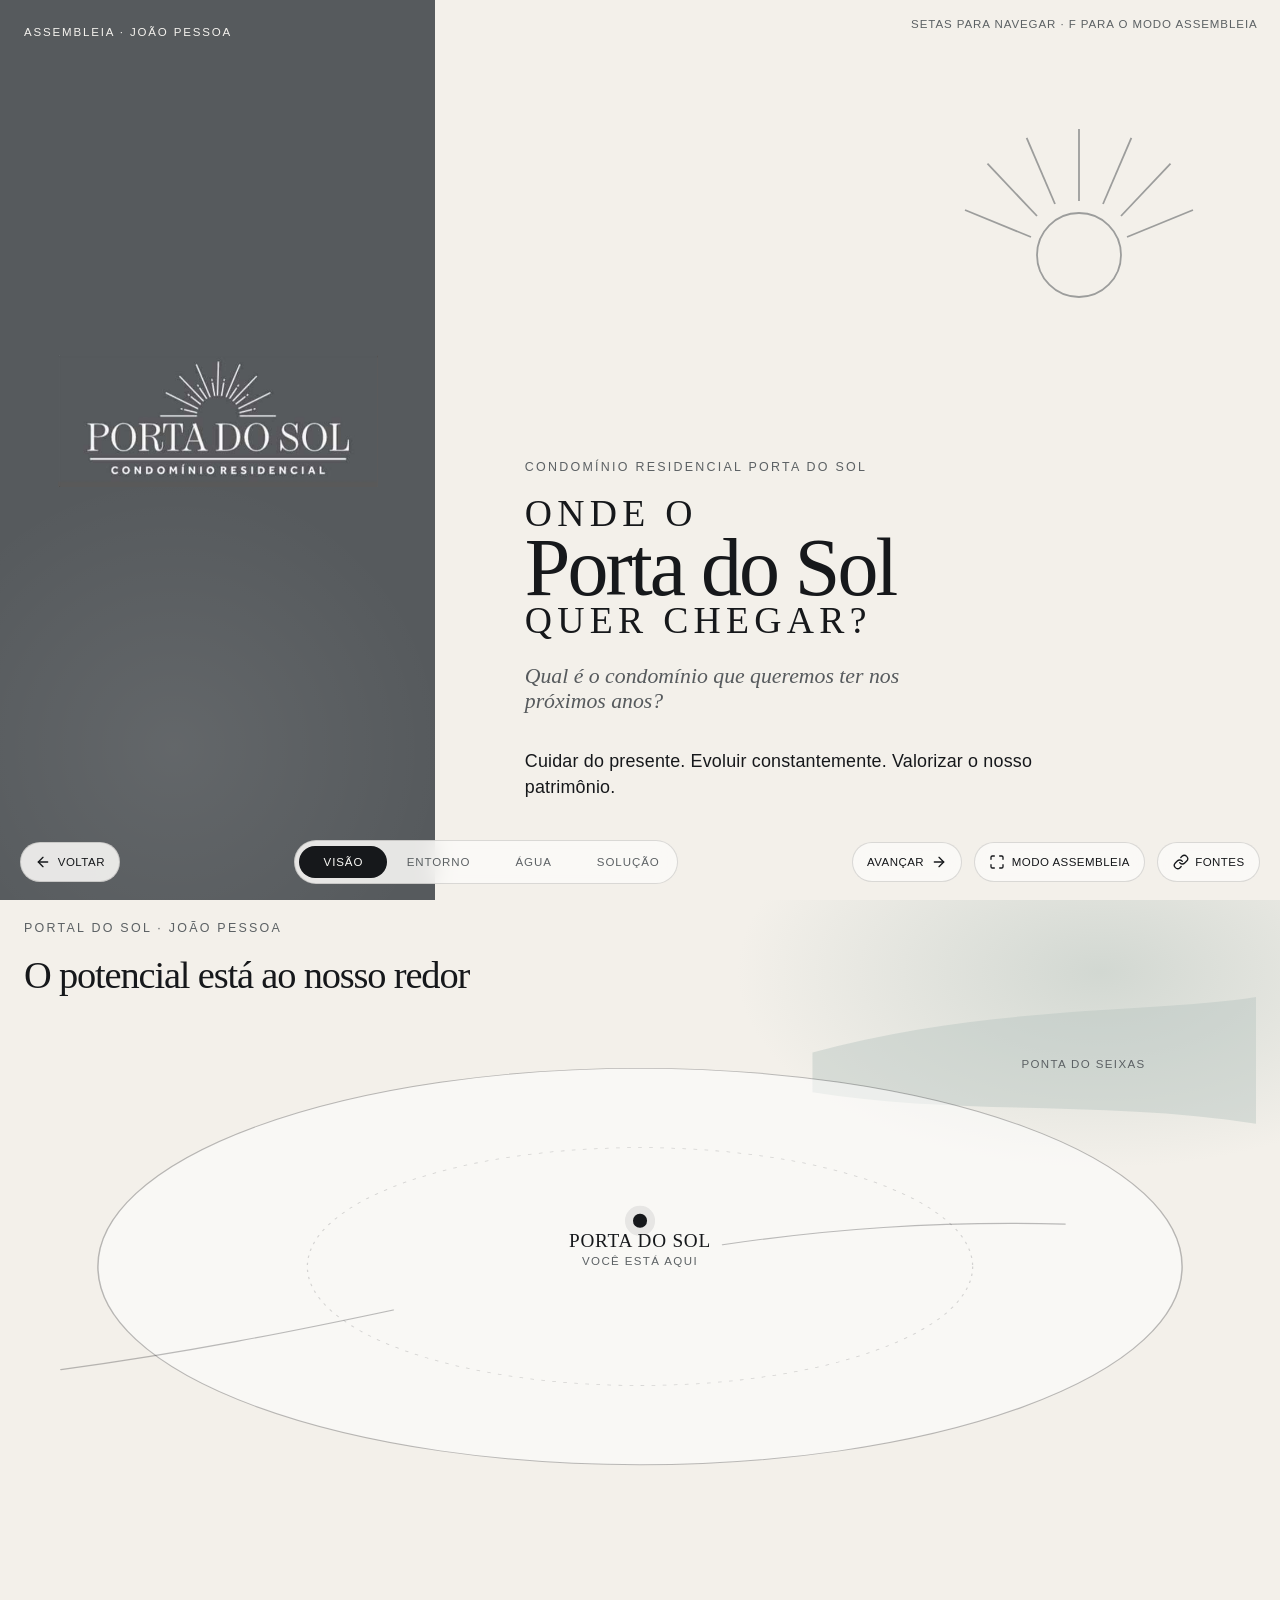
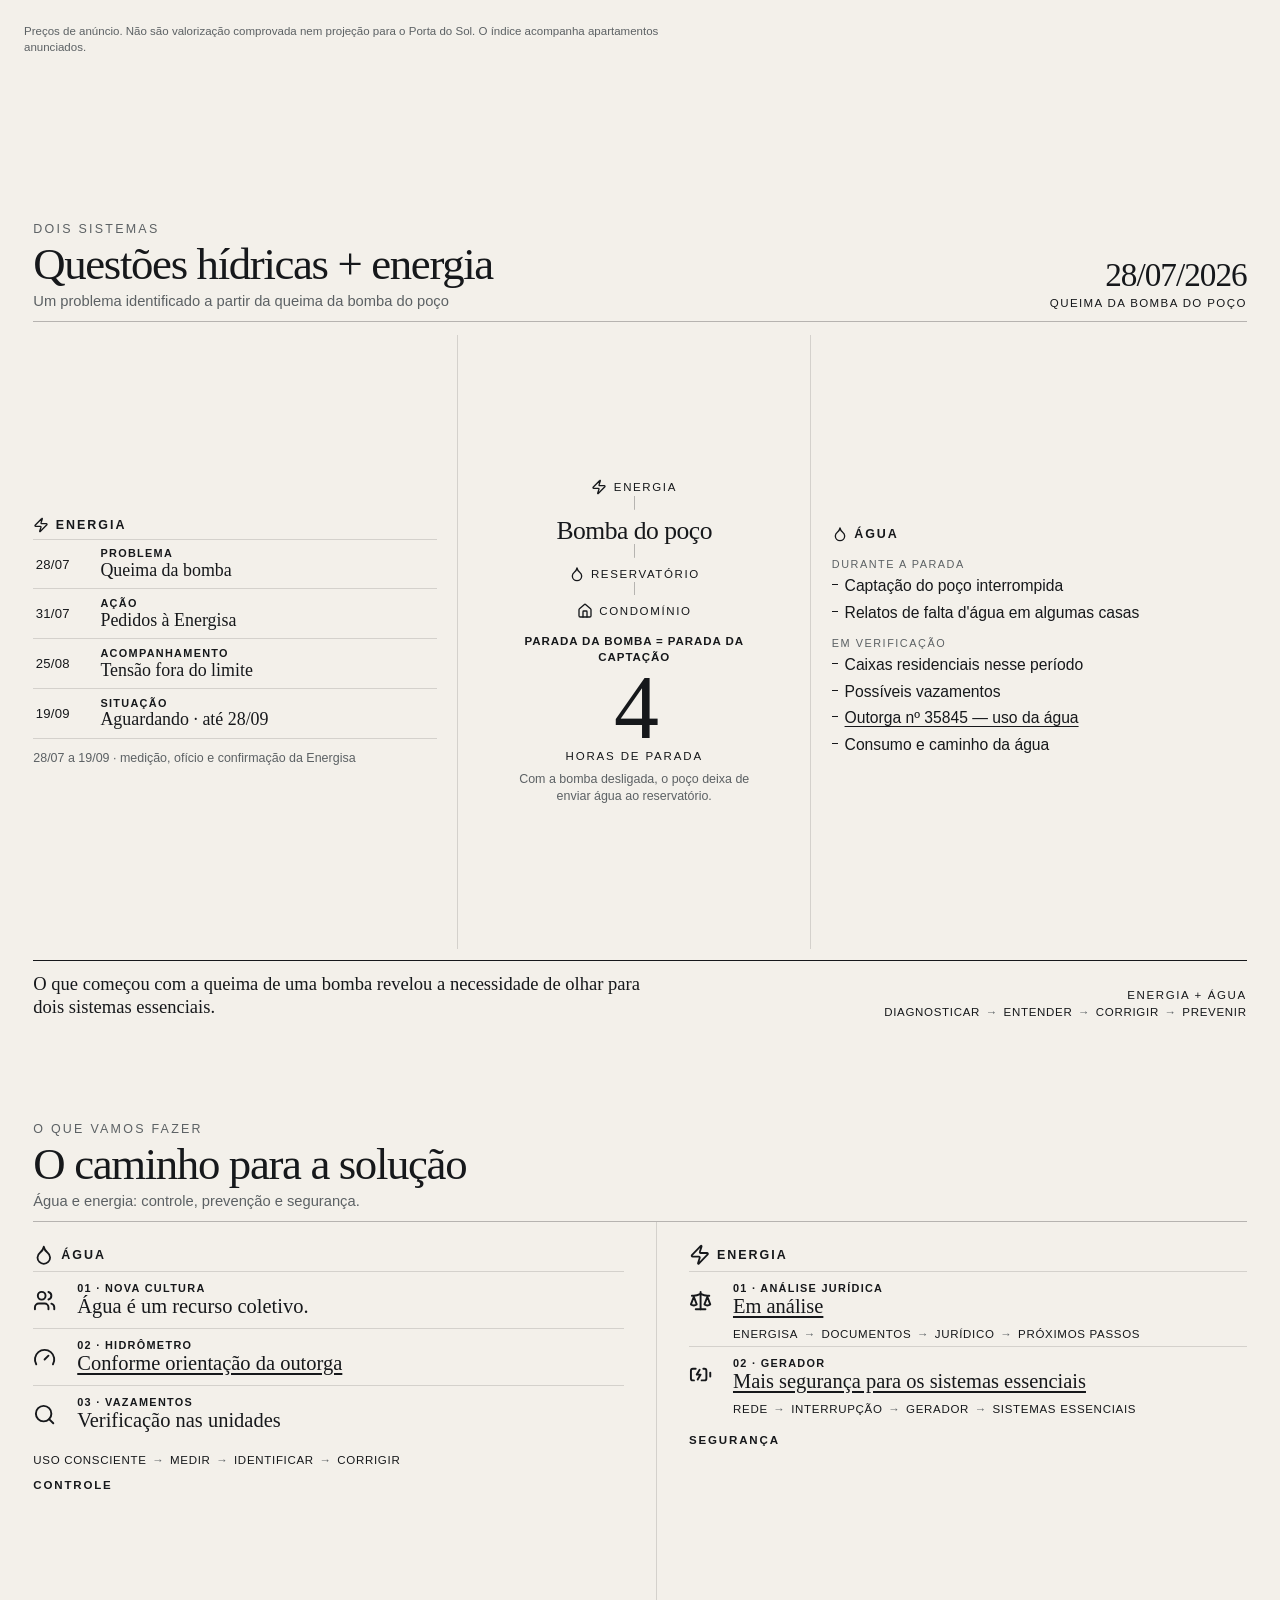
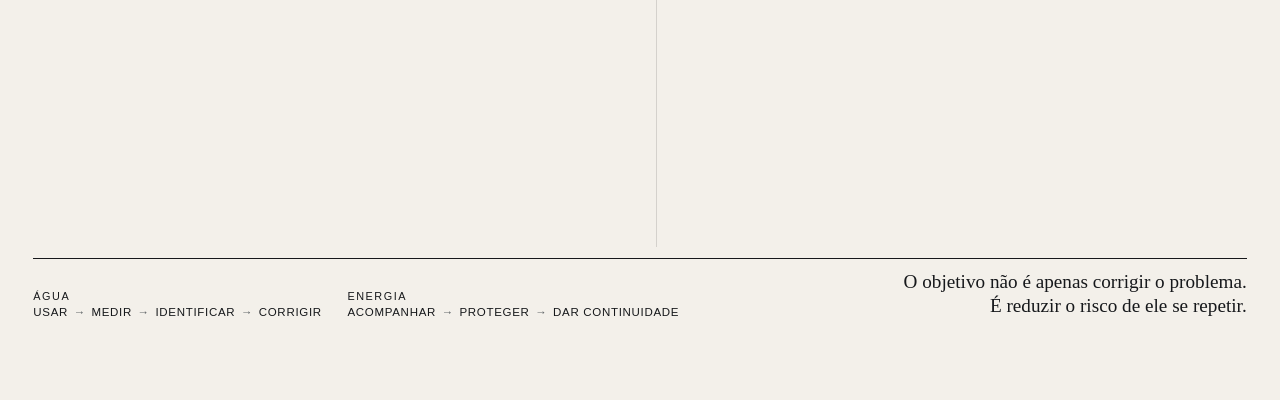
<file: index.html>
<!DOCTYPE html>
<html lang="pt-BR">
<head>
  <meta charset="utf-8">
  <meta name="viewport" content="width=device-width, initial-scale=1">
  <title>Assembleia · Porta do Sol</title>
  <link rel="canonical" href="apresentacao/">
  <script>location.replace("apresentacao/")</script>
  <meta http-equiv="refresh" content="0; url=apresentacao/">
</head>
<body>
  <p><a href="apresentacao/">Abrir a apresentação da assembleia</a></p>
</body>
</html>
</file>
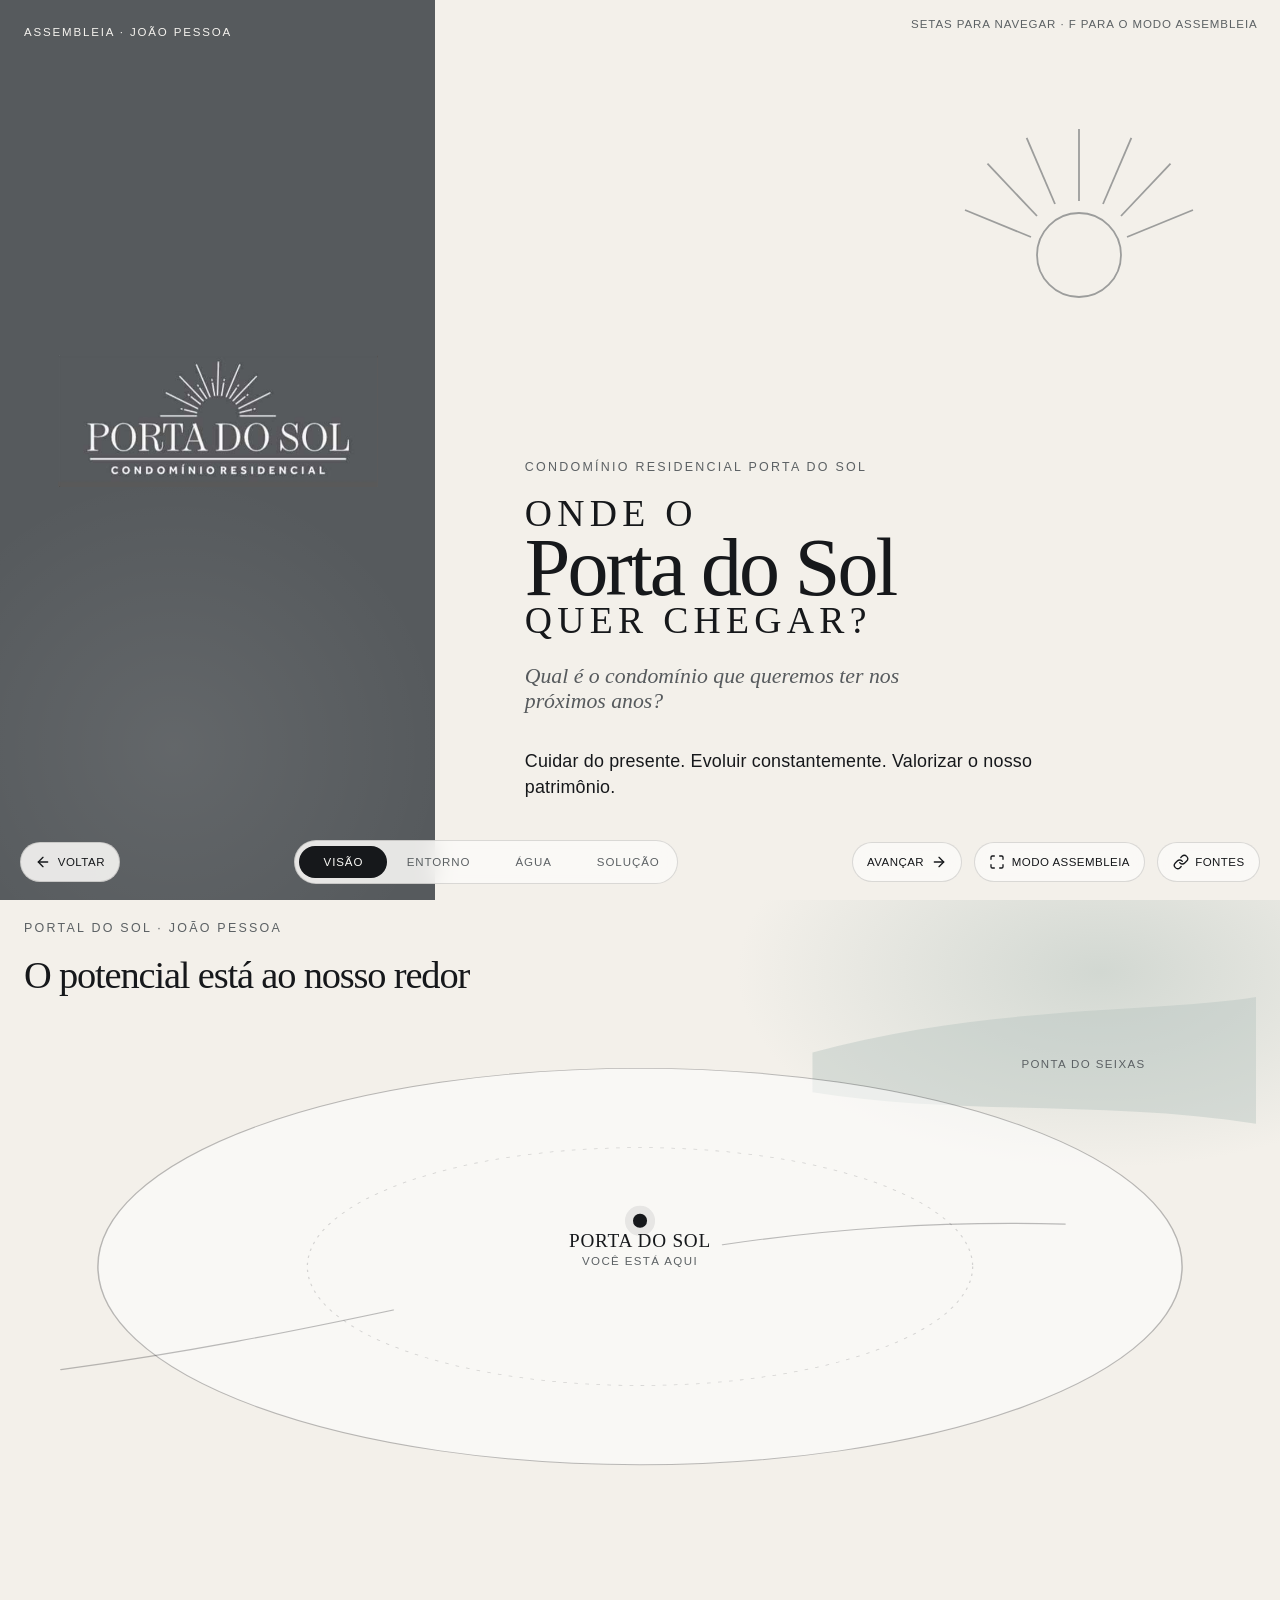
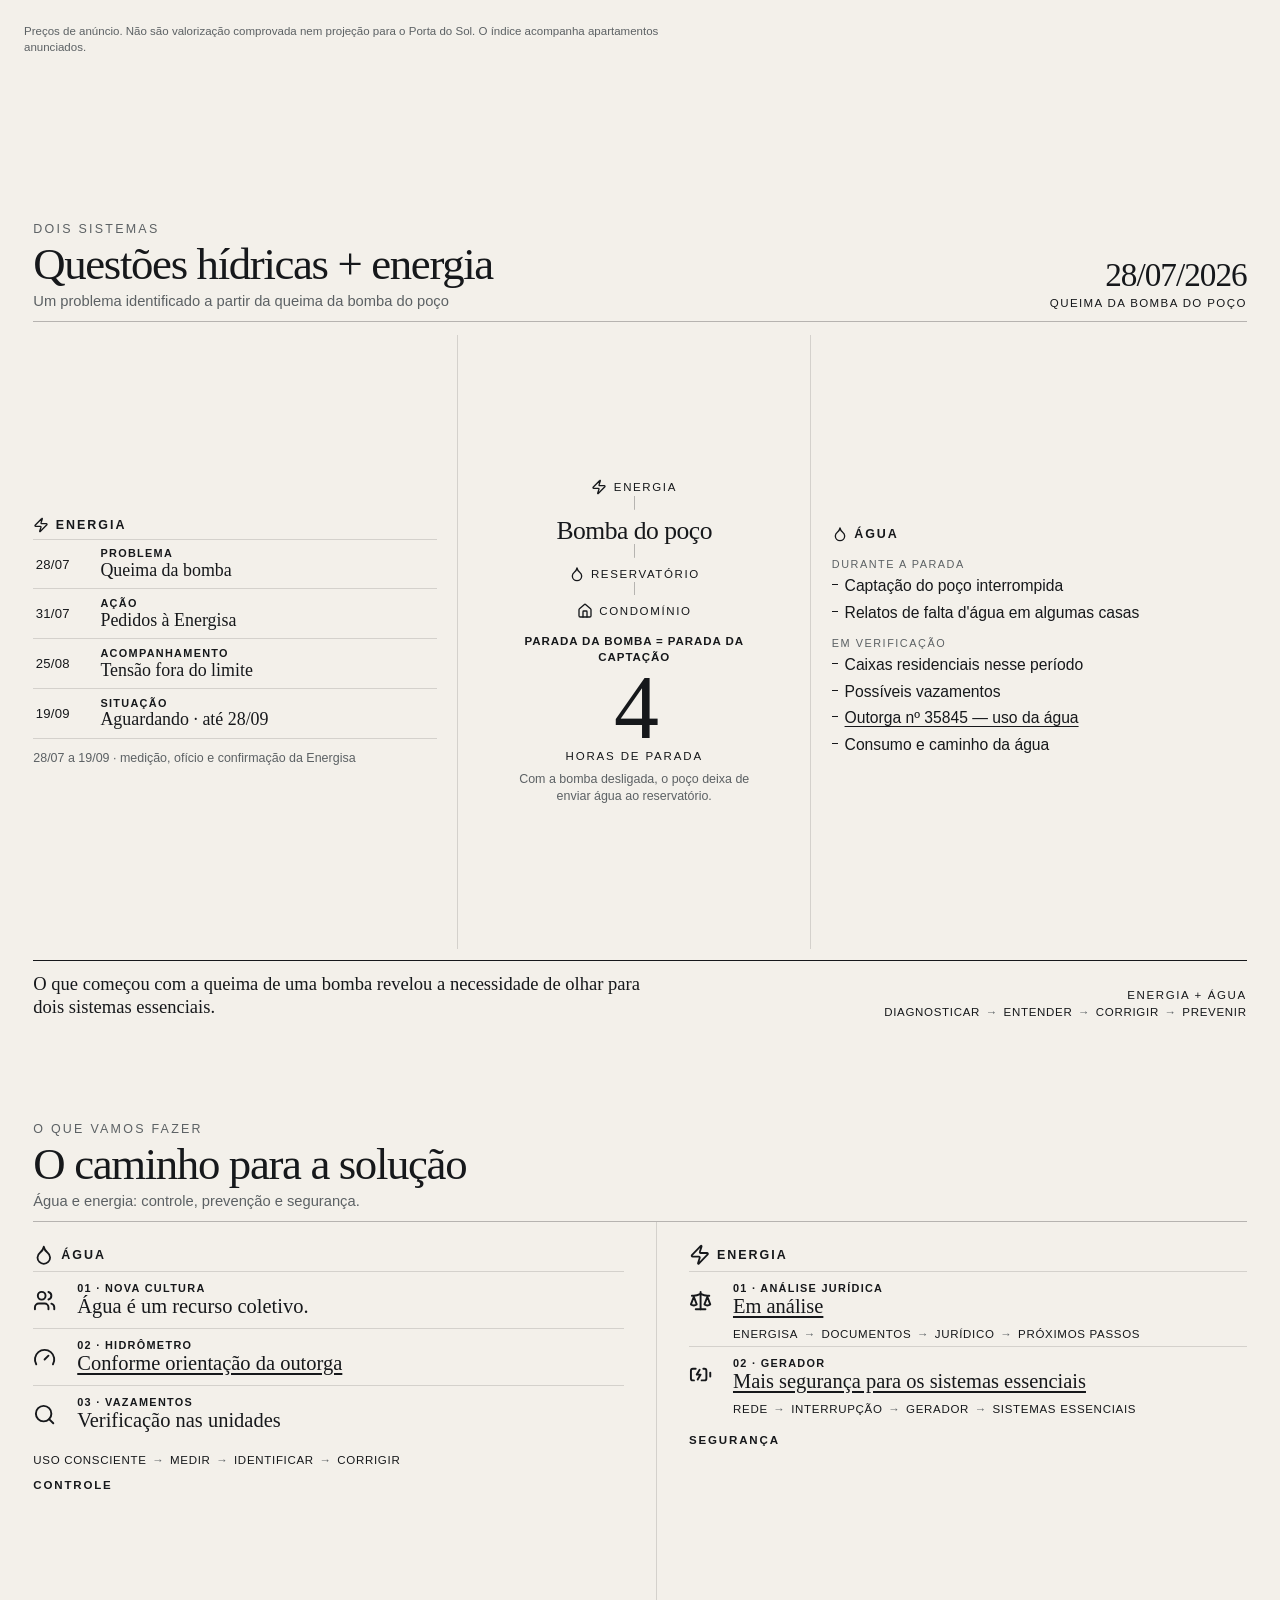
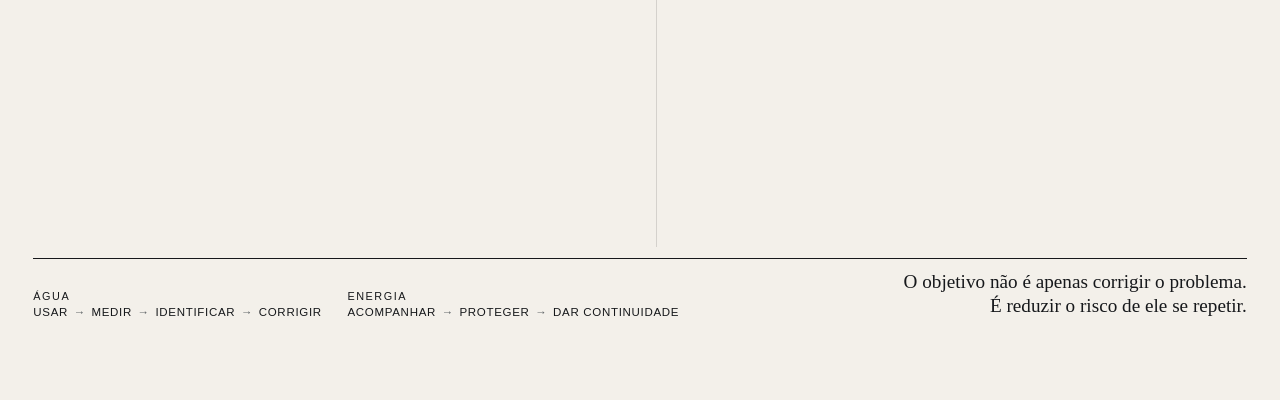
<file: apresentacao/index.html>
<!DOCTYPE html>
<html lang="pt-BR">
<head>
  <meta charset="UTF-8">
  <meta name="viewport" content="width=device-width, initial-scale=1">
  <title>Porta do Sol · Assembleia</title>
  <link rel="stylesheet" href="css/tokens.css">
  <link rel="stylesheet" href="css/base.css">
  <link rel="stylesheet" href="css/screens.css">
</head>
<body>
  <p class="hint">Setas para navegar · F para o modo assembleia</p>

  <main>
    <section class="screen screen-visao" id="visao" aria-label="Onde o Porta do Sol quer chegar">
      <div class="brand-panel">
        <p class="brand-kicker">Assembleia · João Pessoa</p>
        <img class="brand-mark" src="assets/logo-placa.png" alt="Porta do Sol, Condomínio Residencial">
      </div>
      <div class="copy-panel">
        <svg class="sun" viewBox="0 0 200 160" aria-hidden="true">
          <circle cx="100" cy="128" r="28"></circle>
          <line x1="132" y1="116" x2="176" y2="98"></line>
          <line x1="128" y1="102" x2="164" y2="64"></line>
          <line x1="116" y1="94" x2="140" y2="38"></line>
          <line x1="100" y1="92" x2="100" y2="22"></line>
          <line x1="84" y1="94" x2="60" y2="38"></line>
          <line x1="72" y1="102" x2="36" y2="64"></line>
          <line x1="68" y1="116" x2="24" y2="98"></line>
        </svg>
        <p class="eyebrow">Condomínio Residencial Porta do Sol</p>
        <h1>
          <span class="line-soft">Onde o</span>
          <span class="line-name">Porta do Sol</span>
          <span class="line-soft">quer chegar?</span>
        </h1>
        <p class="question">Qual é o condomínio que queremos ter nos próximos anos?</p>
        <p class="complement">Cuidar do presente. Evoluir constantemente. Valorizar o nosso patrimônio.</p>
      </div>
    </section>

    <section class="screen screen-entorno" id="entorno" aria-label="O potencial está ao nosso redor">
      <header class="entorno-head">
        <div>
          <p class="eyebrow">Portal do Sol · João Pessoa</p>
          <h2>O potencial está ao nosso redor</h2>
        </div>
      </header>

      <div class="stage" id="stage">
        <svg class="territory" viewBox="0 0 1000 640" preserveAspectRatio="none" aria-hidden="true">
          <path class="coast" d="M640 70 C780 10 920 20 1000 0 L1000 160 C880 130 760 150 640 120 Z"></path>
          <ellipse class="land" cx="500" cy="340" rx="440" ry="250"></ellipse>
          <ellipse class="ring" cx="500" cy="340" rx="270" ry="150"></ellipse>
          <path class="avenue" d="M30 470 C220 430 360 370 500 330 S780 270 990 300"></path>
        </svg>
        <p class="anchor" id="anchor"></p>
        <button class="here" id="here" type="button">
          <span class="here-mark"></span>
          <strong>Porta do Sol</strong>
          <small>Você está aqui</small>
        </button>
        <div id="points"></div>
        <svg class="links" id="links" aria-hidden="true"></svg>

        <aside class="panel" id="panel" hidden>
          <div class="frame" id="panel-frame" hidden>
            <img id="panel-photo" alt="">
          </div>
          <div class="photo-nav" id="photo-nav" hidden>
            <button type="button" id="photo-prev">Anterior</button>
            <span id="photo-count"></span>
            <button type="button" id="photo-next">Próxima</button>
          </div>
          <div class="panel-top">
            <h3 id="panel-title" tabindex="-1"></h3>
            <button class="icon-btn" id="panel-close" type="button" aria-label="Fechar">
              <i data-lucide="x"></i>
            </button>
          </div>
          <p class="distance" id="panel-distance"></p>
          <p class="fact" id="panel-fact"></p>
          <p class="address" id="panel-address"></p>
          <p class="distance-note" id="panel-note"></p>
        </aside>
      </div>

      <div class="dock">
        <div>
          <div class="stats" id="stats"></div>
          <p class="method">Preços de anúncio. Não são valorização comprovada nem projeção para o Porta do Sol. O índice acompanha apartamentos anunciados.</p>
        </div>
        <div class="closing" aria-live="polite">
          <p class="closing-a">O entorno está evoluindo.</p>
          <p class="closing-b">E o Porta do Sol?</p>
          <p class="closing-c">Nosso potencial também depende da forma como cuidamos e evoluímos o que já temos.</p>
        </div>
        <div class="vision">
          <ol class="chain">
            <li>Condomínio menor</li>
            <li>Intervenções mais direcionadas</li>
            <li>Melhorias mais perceptíveis</li>
            <li>Melhor experiência</li>
            <li>Patrimônio mais bem cuidado</li>
          </ol>
          <p class="chain-note">Visão de evolução. Não é garantia de valorização financeira.</p>
          <button class="replay" id="replay" type="button">Rever a entrada</button>
        </div>
      </div>
    </section>

    <section class="screen screen-hidrico" id="hidrico" aria-label="Questões hídricas e energia">
      <header class="hidrico-top">
        <div>
          <p class="eyebrow">Dois sistemas</p>
          <h2>Questões hídricas + energia</h2>
          <p class="hidrico-sub">Um problema identificado a partir da queima da bomba do poço</p>
        </div>
        <p class="marco">
          <strong>28/07/2026</strong>
          <span>Queima da bomba do poço</span>
        </p>
      </header>

      <div class="hidrico-body">
        <div class="track">
          <h3>
            <i data-lucide="zap"></i>
            Energia
          </h3>
          <div class="marks">
            <button type="button" class="mark" data-detail="problema">
              <time>28/07</time>
              <b>Problema</b>
              <span>Queima da bomba</span>
            </button>
            <button type="button" class="mark" data-detail="acao">
              <time>31/07</time>
              <b>Ação</b>
              <span>Pedidos à Energisa</span>
            </button>
            <button type="button" class="mark" data-detail="acompanhamento">
              <time>25/08</time>
              <b>Acompanhamento</b>
              <span>Tensão fora do limite</span>
            </button>
            <button type="button" class="mark" data-detail="situacao">
              <time>19/09</time>
              <b>Situação</b>
              <span>Aguardando · até 28/09</span>
            </button>
          </div>
          <p class="span-line">28/07 a 19/09 · medição, ofício e confirmação da Energisa</p>
        </div>

        <div class="spine">
          <ol class="flow">
            <li>
              <i data-lucide="zap"></i>
              Energia
            </li>
            <li class="is-pump">Bomba do poço</li>
            <li>
              <i data-lucide="droplet"></i>
              Reservatório
            </li>
            <li>
              <i data-lucide="house"></i>
              Condomínio
            </li>
          </ol>
          <p class="equation">Parada da bomba = parada da captação</p>
          <p class="hours">
            <strong>4</strong>
            <small>horas de parada</small>
          </p>
          <p class="hours-note">Com a bomba desligada, o poço deixa de enviar água ao reservatório.</p>
        </div>

        <div class="track">
          <h3>
            <i data-lucide="droplet"></i>
            Água
          </h3>
          <p class="water-label">Durante a parada</p>
          <ul class="points">
            <li>Captação do poço interrompida</li>
            <li>Relatos de falta d'água em algumas casas</li>
          </ul>
          <p class="water-label">Em verificação</p>
          <ul class="points">
            <li>Caixas residenciais nesse período</li>
            <li>Possíveis vazamentos</li>
            <li>
              <button type="button" data-detail="outorga">Outorga nº 35845 — uso da água</button>
            </li>
            <li>Consumo e caminho da água</li>
          </ul>
        </div>
      </div>

      <footer class="hidrico-foot">
        <p>O que começou com a queima de uma bomba revelou a necessidade de olhar para dois sistemas essenciais.</p>
        <div>
          <p class="pair">Energia + Água</p>
          <ol class="steps">
            <li>Diagnosticar</li>
            <li>Entender</li>
            <li>Corrigir</li>
            <li>Prevenir</li>
          </ol>
        </div>
      </footer>
    </section>

    <section class="screen screen-caminho" id="caminho" aria-label="O caminho para a solução">
      <header class="caminho-top">
        <p class="eyebrow">O que vamos fazer</p>
        <h2>O caminho para a solução</h2>
        <p class="caminho-sub">Água e energia: controle, prevenção e segurança.</p>
      </header>

      <div class="caminho-body">
        <div class="frente">
          <h3>
            <i data-lucide="droplet"></i>
            Água
          </h3>
          <ol class="acoes">
            <li>
              <i data-lucide="users"></i>
              <b>01 · Nova cultura</b>
              <span>Água é um recurso coletivo.</span>
            </li>
            <li>
              <button type="button" data-detail="hidrometro">
                <i data-lucide="gauge"></i>
                <b>02 · Hidrômetro</b>
                <span>Conforme orientação da outorga</span>
              </button>
            </li>
            <li>
              <i data-lucide="search"></i>
              <b>03 · Vazamentos</b>
              <span>Verificação nas unidades</span>
            </li>
          </ol>
          <ol class="steps cadeia">
            <li>Uso consciente</li>
            <li>Medir</li>
            <li>Identificar</li>
            <li>Corrigir</li>
          </ol>
          <p class="frente-papel">Controle</p>
        </div>

        <div class="frente">
          <h3>
            <i data-lucide="zap"></i>
            Energia
          </h3>
          <ol class="acoes">
            <li>
              <button type="button" data-detail="juridico">
                <i data-lucide="scale"></i>
                <b>01 · Análise jurídica</b>
                <span>Em análise</span>
              </button>
            </li>
            <li class="acao-cadeia">
              <ol class="steps">
                <li>Energisa</li>
                <li>Documentos</li>
                <li>Jurídico</li>
                <li>Próximos passos</li>
              </ol>
            </li>
            <li>
              <button type="button" data-detail="gerador">
                <i data-lucide="battery-charging"></i>
                <b>02 · Gerador</b>
                <span>Mais segurança para os sistemas essenciais</span>
              </button>
            </li>
            <li class="acao-cadeia">
              <ol class="steps">
                <li>Rede</li>
                <li>Interrupção</li>
                <li>Gerador</li>
                <li>Sistemas essenciais</li>
              </ol>
            </li>
          </ol>
          <p class="frente-papel">Segurança</p>
        </div>
      </div>

      <footer class="caminho-foot">
        <div class="fecho-duplo">
          <div>
            <p>Água</p>
            <ol class="steps">
              <li>Usar</li>
              <li>Medir</li>
              <li>Identificar</li>
              <li>Corrigir</li>
            </ol>
          </div>
          <div>
            <p>Energia</p>
            <ol class="steps">
              <li>Acompanhar</li>
              <li>Proteger</li>
              <li>Dar continuidade</li>
            </ol>
          </div>
        </div>
        <p class="fecho-frase">
          <span>O objetivo não é apenas corrigir o problema.</span>
          <span>É reduzir o risco de ele se repetir.</span>
        </p>
      </footer>
    </section>
  </main>

  <div class="chrome">
    <button class="nav-btn" id="prev-btn" type="button">
      <i data-lucide="arrow-left"></i>
      <span>Voltar</span>
    </button>
    <nav class="dots" aria-label="Telas">
      <button type="button" data-go="visao">Visão</button>
      <button type="button" data-go="entorno">Entorno</button>
      <button type="button" data-go="hidrico">Água</button>
      <button type="button" data-go="caminho">Solução</button>
    </nav>
    <button class="nav-btn" id="next-btn" type="button">
      <span>Avançar</span>
      <i data-lucide="arrow-right"></i>
    </button>
    <button class="ghost-btn" id="assembly-btn" type="button" aria-pressed="false">
      <i data-lucide="maximize"></i>
      <span>Modo assembleia</span>
    </button>
    <button class="ghost-btn" id="sources-btn" type="button">
      <i data-lucide="link"></i>
      <span>Fontes</span>
    </button>
  </div>

  <dialog class="dialog" id="sources" aria-labelledby="sources-title">
    <div class="dialog-head">
      <h2 id="sources-title">Fontes</h2>
      <button class="icon-btn" id="sources-close" type="button" aria-label="Fechar fontes">
        <i data-lucide="x"></i>
      </button>
    </div>
    <div class="dialog-body" id="source-list"></div>
  </dialog>

  <dialog class="dialog" id="detail" aria-labelledby="detail-title">
    <div class="dialog-head">
      <h2 id="detail-title"></h2>
      <button class="icon-btn" id="detail-close" type="button" aria-label="Fechar detalhe">
        <i data-lucide="x"></i>
      </button>
    </div>
    <div class="dialog-body" id="detail-body"></div>
  </dialog>

  <script src="vendor/lucide.min.js"></script>
  <script src="js/data.js"></script>
  <script src="js/motion.js"></script>
  <script src="js/navigation.js"></script>
  <script src="js/app.js"></script>
</body>
</html>
</file>
<file: apresentacao/css/tokens.css>
:root {
  --ink: #16181b;
  --plate: #565a5d;
  --plate-deep: #45494c;
  --paper: #f3f0ea;
  --paper-2: #e7e2d9;
  --white: #fbfaf7;
  --muted: #5c6164;
  --line: rgba(22, 24, 27, 0.14);
  --line-strong: rgba(22, 24, 27, 0.28);
  --sea: #d5ddd8;
  --sea-deep: #b7c4be;
  --sand: #efe6d8;
  --shadow: 0 24px 60px rgba(22, 24, 27, 0.12);
  --serif: "Palatino Linotype", Palatino, "Iowan Old Style", Georgia, serif;
  --sans: "Segoe UI", "Helvetica Neue", sans-serif;
  --ease: cubic-bezier(0.22, 0.7, 0.2, 1);
  --chrome: 4.5rem;
}
</file>
<file: apresentacao/css/base.css>
*,
*::before,
*::after {
  box-sizing: border-box;
}

html {
  scroll-snap-type: y mandatory;
  scroll-behavior: smooth;
  background: var(--paper);
  color: var(--ink);
}

body {
  margin: 0;
  min-height: 100vh;
  font-family: var(--sans);
  background:
    radial-gradient(1200px 500px at 80% -10%, rgba(213, 221, 216, 0.7), transparent 60%),
    var(--paper);
}

button,
a {
  font: inherit;
  color: inherit;
}

button {
  cursor: pointer;
  background: none;
  border: 0;
  padding: 0;
}

img {
  max-width: 100%;
  display: block;
}

:focus-visible {
  outline: 2px solid var(--ink);
  outline-offset: 3px;
}

.chrome {
  position: fixed;
  z-index: 20;
  left: 1.25rem;
  right: 1.25rem;
  bottom: 1rem;
  display: flex;
  align-items: center;
  gap: 0.75rem;
  pointer-events: none;
}

.chrome > * {
  pointer-events: auto;
}

.nav-btn,
.ghost-btn {
  height: 2.5rem;
  padding: 0 0.9rem;
  border-radius: 999px;
  background: rgba(251, 250, 247, 0.88);
  border: 1px solid var(--line);
  backdrop-filter: blur(10px);
  display: inline-flex;
  align-items: center;
  gap: 0.4rem;
  letter-spacing: 0.04em;
  text-transform: uppercase;
  font-size: 0.72rem;
}

.nav-btn svg,
.ghost-btn svg {
  width: 1rem;
  height: 1rem;
}

.dots {
  margin: 0 auto;
  display: flex;
  gap: 0.4rem;
  padding: 0.3rem;
  border-radius: 999px;
  background: rgba(251, 250, 247, 0.88);
  border: 1px solid var(--line);
  backdrop-filter: blur(10px);
}

.dots button {
  min-width: 5.5rem;
  height: 2rem;
  padding: 0 0.8rem;
  border-radius: 999px;
  font-size: 0.72rem;
  letter-spacing: 0.08em;
  text-transform: uppercase;
  color: var(--muted);
}

.dots button[aria-current="true"] {
  background: var(--ink);
  color: var(--white);
}

.hint {
  position: fixed;
  top: 1.1rem;
  right: 1.4rem;
  z-index: 20;
  margin: 0;
  font-size: 0.72rem;
  letter-spacing: 0.08em;
  text-transform: uppercase;
  color: var(--muted);
}

.dialog {
  width: min(640px, calc(100vw - 2rem));
  border: 0;
  border-radius: 1.25rem;
  padding: 0;
  background: var(--white);
  color: var(--ink);
  box-shadow: var(--shadow);
}

.dialog::backdrop {
  background: rgba(22, 24, 27, 0.46);
}

.dialog-head,
.dialog-body {
  padding: 1.25rem 1.4rem;
}

.dialog-head {
  display: flex;
  justify-content: space-between;
  align-items: center;
  border-bottom: 1px solid var(--line);
}

.dialog-head h2 {
  margin: 0;
  font-family: var(--serif);
  font-size: 1.6rem;
  font-weight: 500;
}

.dialog-body {
  max-height: min(70vh, 640px);
  overflow: auto;
}

.source + .source {
  margin-top: 1.1rem;
  padding-top: 1.1rem;
  border-top: 1px solid var(--line);
}

.source h3 {
  margin: 0 0 0.25rem;
  font-size: 1rem;
}

.source p {
  margin: 0.2rem 0;
  color: var(--muted);
  font-size: 0.92rem;
  line-height: 1.45;
}

.source a {
  color: var(--ink);
}

body.is-assembly .hint,
body.is-assembly #sources-btn,
body.is-assembly .nav-btn span,
body.is-assembly .ghost-btn span {
  display: none;
}

body.is-assembly .nav-btn,
body.is-assembly .ghost-btn {
  width: 2.75rem;
  padding: 0;
  justify-content: center;
}

body.is-assembly .dots button {
  min-width: 0;
  width: 0.7rem;
  height: 0.7rem;
  padding: 0;
  font-size: 0;
  background: transparent;
  border: 1px solid var(--ink);
}

body.is-assembly .dots button[aria-current="true"] {
  background: var(--ink);
}

@media (max-width: 800px) {
  .nav-btn span,
  .ghost-btn span {
    display: none;
  }

  .nav-btn,
  .ghost-btn {
    width: 2.5rem;
    padding: 0;
    justify-content: center;
  }

  .hint {
    display: none;
  }
}

@media (prefers-reduced-motion: reduce) {
  html {
    scroll-behavior: auto;
  }
}
</file>
<file: apresentacao/css/screens.css>
.screen {
  position: relative;
  height: 100vh;
  height: 100dvh;
  scroll-snap-align: start;
  scroll-snap-stop: always;
  overflow: hidden;
}

.screen-visao {
  display: grid;
  grid-template-columns: minmax(260px, 34vw) 1fr;
  background: var(--paper);
}

.brand-panel {
  position: relative;
  display: grid;
  grid-template-rows: auto 1fr;
  align-items: center;
  padding: 1.6rem 1.5rem 6rem;
  background: var(--plate);
  color: #f4f2ee;
  overflow: hidden;
}

.brand-panel::before {
  content: "";
  position: absolute;
  width: 140%;
  height: 70%;
  left: -30%;
  bottom: -18%;
  background: radial-gradient(circle, rgba(255, 255, 255, 0.08), transparent 62%);
  pointer-events: none;
}

.brand-kicker {
  position: relative;
  margin: 0;
  align-self: start;
  letter-spacing: 0.16em;
  text-transform: uppercase;
  font-size: 0.72rem;
}

.brand-mark {
  position: relative;
  width: min(100%, 320px);
  margin: 0 auto;
}

.sun {
  position: absolute;
  width: min(38vh, 300px);
  right: 6%;
  top: 7%;
  opacity: 0.55;
  pointer-events: none;
}

.sun circle,
.sun line {
  fill: none;
  stroke: var(--plate);
  stroke-width: 1.2;
}

.sun line {
  stroke-dasharray: 48;
  stroke-dashoffset: 48;
}

.copy-panel {
  position: relative;
  display: flex;
  flex-direction: column;
  justify-content: flex-end;
  padding: 8vh 7vw 11vh;
}

.eyebrow {
  margin: 0 0 1.4rem;
  letter-spacing: 0.18em;
  text-transform: uppercase;
  font-size: 0.78rem;
  color: var(--muted);
}

.screen-visao h1 {
  margin: 0;
  font-family: var(--serif);
  font-weight: 500;
  font-size: clamp(3.1rem, 6.4vw, 6.6rem);
  line-height: 0.9;
  letter-spacing: -0.035em;
}

.screen-visao h1 span {
  display: block;
}

.screen-visao h1 .line-soft {
  font-size: 0.46em;
  letter-spacing: 0.14em;
  text-transform: uppercase;
  font-weight: 500;
}

.question {
  max-width: 28rem;
  margin: 1.6rem 0 0;
  font-family: var(--serif);
  font-style: italic;
  font-size: clamp(1.15rem, 1.7vw, 1.45rem);
  color: var(--plate);
}

.complement {
  margin: 2.2rem 0 0;
  max-width: 36rem;
  font-size: clamp(1rem, 1.4vw, 1.2rem);
  letter-spacing: 0.01em;
  line-height: 1.45;
}

.screen-visao.is-in .line-soft,
.screen-visao.is-in .line-name,
.screen-visao.is-in .question,
.screen-visao.is-in .complement,
.screen-visao.is-in .eyebrow {
  animation: rise 0.9s var(--ease) both;
}

.screen-visao.is-in .line-name { animation-delay: 0.12s; }
.screen-visao.is-in .line-soft:last-of-type { animation-delay: 0.22s; }
.screen-visao.is-in .question { animation-delay: 0.38s; }
.screen-visao.is-in .complement { animation-delay: 0.52s; }

.screen-visao.is-in .sun line {
  animation: draw 1.5s var(--ease) forwards;
}

.screen-visao.is-in .sun line:nth-child(3) { animation-delay: 0.05s; }
.screen-visao.is-in .sun line:nth-child(4) { animation-delay: 0.1s; }
.screen-visao.is-in .sun line:nth-child(5) { animation-delay: 0.15s; }
.screen-visao.is-in .sun line:nth-child(6) { animation-delay: 0.2s; }
.screen-visao.is-in .sun line:nth-child(7) { animation-delay: 0.25s; }
.screen-visao.is-in .sun line:nth-child(8) { animation-delay: 0.3s; }
.screen-visao.is-in .sun line:nth-child(9) { animation-delay: 0.35s; }
.screen-visao.is-in .sun line:nth-child(10) { animation-delay: 0.4s; }

.screen-entorno {
  display: grid;
  grid-template-rows: auto 1fr auto;
  padding: 1.3rem 1.5rem 5.2rem;
  background:
    radial-gradient(520px 280px at 86% 8%, rgba(183, 196, 190, 0.55), transparent 70%),
    var(--paper);
}

.entorno-head {
  display: flex;
  justify-content: space-between;
  align-items: flex-end;
  gap: 1rem;
  padding-right: 8rem;
}

.entorno-head h2 {
  margin: 0.25rem 0 0;
  font-family: var(--serif);
  font-weight: 500;
  font-size: clamp(1.8rem, 3vw, 3rem);
  letter-spacing: -0.03em;
  line-height: 0.95;
}

.stage {
  position: relative;
  min-height: 0;
  margin: 0.2rem 0 0.4rem;
  overflow: hidden;
}

.territory {
  position: absolute;
  inset: 0;
  width: 100%;
  height: 100%;
}

.territory .land {
  fill: rgba(255, 255, 255, 0.55);
  stroke: var(--line-strong);
  stroke-width: 1.2;
}

.territory .ring {
  fill: none;
  stroke: rgba(22, 24, 27, 0.16);
  stroke-dasharray: 3 6;
}

.territory .coast {
  fill: rgba(183, 196, 190, 0.45);
  stroke: none;
}

.territory .avenue {
  fill: none;
  stroke: rgba(22, 24, 27, 0.28);
  stroke-width: 1.4;
  stroke-linecap: round;
  stroke-dasharray: 280;
  stroke-dashoffset: 280;
}

.screen-entorno.phase-map .avenue,
.screen-entorno.phase-points .avenue,
.screen-entorno.phase-stats .avenue,
.screen-entorno.phase-evoluindo .avenue,
.screen-entorno.phase-pergunta .avenue,
.screen-entorno.phase-fecho .avenue {
  animation: draw 1.6s var(--ease) forwards;
}

.here,
.point,
.anchor {
  position: absolute;
  transform: translate(-50%, -50%);
  z-index: 2;
}

.here {
  left: 50%;
  top: 48%;
  display: grid;
  justify-items: center;
  gap: 0.15rem;
  text-align: center;
  background: transparent;
}

.here-mark {
  width: 0.85rem;
  height: 0.85rem;
  border-radius: 50%;
  background: var(--ink);
  box-shadow: 0 0 0 8px rgba(22, 24, 27, 0.08);
}

.here strong {
  font-family: var(--serif);
  font-size: clamp(1rem, 1.5vw, 1.35rem);
  font-weight: 500;
  letter-spacing: 0.04em;
  text-transform: uppercase;
}

.here small,
.anchor {
  font-size: 0.72rem;
  letter-spacing: 0.12em;
  text-transform: uppercase;
  color: var(--muted);
}

.anchor {
  z-index: 1;
}

.point {
  display: grid;
  justify-items: center;
  gap: 0.28rem;
  width: 7.5rem;
  opacity: 0;
}

.point i,
.point .dot {
  width: 0.85rem;
  height: 0.85rem;
  border-radius: 50%;
  border: 1.5px solid var(--ink);
  background: var(--white);
  box-shadow: 0 0 0 5px rgba(243, 240, 234, 0.8);
}

.point span {
  font-size: 0.78rem;
  letter-spacing: 0.04em;
  line-height: 1.15;
  text-align: center;
}

.point.is-selected .dot,
.point:hover .dot,
.point:focus-visible .dot {
  background: var(--ink);
}

.screen-entorno.phase-points .point,
.screen-entorno.phase-stats .point,
.screen-entorno.phase-evoluindo .point,
.screen-entorno.phase-pergunta .point,
.screen-entorno.phase-fecho .point {
  animation: pop 0.55s var(--ease) forwards;
}

.links {
  position: absolute;
  inset: 0;
  width: 100%;
  height: 100%;
  pointer-events: none;
  z-index: 1;
}

.links line {
  stroke: var(--ink);
  stroke-width: 1.25;
  stroke-dasharray: 4 5;
  opacity: 0;
}

.links line.is-on {
  opacity: 0.45;
}

.dock {
  display: grid;
  grid-template-columns: 1.15fr 0.85fr;
  gap: 0.7rem 1rem;
  align-items: end;
}

.vision {
  grid-column: 1 / -1;
  display: flex;
  flex-wrap: wrap;
  align-items: baseline;
  gap: 0.35rem 0.8rem;
}

.stats {
  display: grid;
  grid-template-columns: repeat(3, 1fr);
  gap: 0.7rem;
}

.stat {
  padding: 0.75rem 0.8rem 0.7rem;
  background: rgba(251, 250, 247, 0.78);
  border: 1px solid var(--line);
  border-radius: 1rem;
  opacity: 0;
  transform: translateY(10px);
}

.screen-entorno.phase-stats .stat,
.screen-entorno.phase-evoluindo .stat,
.screen-entorno.phase-pergunta .stat,
.screen-entorno.phase-fecho .stat {
  animation: rise 0.6s var(--ease) forwards;
}

.screen-entorno.phase-stats .stat:nth-child(2),
.screen-entorno.phase-evoluindo .stat:nth-child(2),
.screen-entorno.phase-pergunta .stat:nth-child(2),
.screen-entorno.phase-fecho .stat:nth-child(2) { animation-delay: 0.12s; }

.screen-entorno.phase-stats .stat:nth-child(3),
.screen-entorno.phase-evoluindo .stat:nth-child(3),
.screen-entorno.phase-pergunta .stat:nth-child(3),
.screen-entorno.phase-fecho .stat:nth-child(3) { animation-delay: 0.24s; }

.stat strong {
  display: block;
  font-family: var(--serif);
  font-size: clamp(1.45rem, 2.2vw, 2.15rem);
  font-weight: 500;
  letter-spacing: -0.03em;
  line-height: 1;
}

.stat em,
.stat small {
  display: block;
  font-style: normal;
}

.stat em {
  margin-top: 0.35rem;
  font-size: 0.78rem;
  line-height: 1.3;
}

.stat small,
.method,
.chain-note,
.distance-note {
  color: var(--muted);
  font-size: 0.72rem;
  line-height: 1.35;
}

.stat a {
  color: var(--muted);
}

.method {
  margin: 0.45rem 0 0;
}

.closing p {
  margin: 0;
  opacity: 0;
  transform: translateY(8px);
}

.closing-a,
.closing-b {
  font-family: var(--serif);
  letter-spacing: -0.03em;
}

.closing-a {
  font-size: clamp(1.35rem, 2vw, 1.9rem);
}

.closing-b {
  margin-top: 0.2rem;
  font-size: clamp(1.7rem, 2.6vw, 2.4rem);
}

.closing-c {
  max-width: 34rem;
  margin-top: 0.45rem;
  font-size: 0.98rem;
  line-height: 1.4;
}

.chain {
  display: flex;
  flex-wrap: wrap;
  gap: 0.35rem 0.15rem;
  margin: 0.7rem 0 0;
  padding: 0;
  list-style: none;
  opacity: 0;
}

.chain li {
  font-size: 0.72rem;
  letter-spacing: 0.06em;
  text-transform: uppercase;
}

.chain li:not(:last-child)::after {
  content: "→";
  margin: 0 0.35rem;
  color: var(--muted);
}

.chain-note {
  margin: 0.3rem 0 0;
  opacity: 0;
}

.phase-evoluindo .closing-a,
.phase-pergunta .closing-a,
.phase-fecho .closing-a,
.phase-pergunta .closing-b,
.phase-fecho .closing-b,
.phase-fecho .closing-c,
.phase-fecho .chain,
.phase-fecho .chain-note {
  opacity: 1;
  transform: none;
  transition: opacity 0.7s var(--ease), transform 0.7s var(--ease);
}

.panel {
  position: absolute;
  top: 0.2rem;
  right: 0.2rem;
  z-index: 5;
  width: min(320px, 32vw);
  max-height: 100%;
  overflow: auto;
  padding: 0.85rem;
  border-radius: 1.15rem;
  background: var(--white);
  border: 1px solid var(--line);
  box-shadow: var(--shadow);
}

.panel.is-left {
  right: auto;
  left: 1.4rem;
}

.panel[hidden] {
  display: none;
}

.panel-top {
  display: flex;
  justify-content: space-between;
  align-items: flex-start;
  gap: 0.5rem;
}

.panel h3 {
  margin: 0;
  font-family: var(--serif);
  font-size: 1.35rem;
  font-weight: 500;
  letter-spacing: -0.02em;
}

.panel .distance {
  margin: 0.35rem 0 0;
  letter-spacing: 0.08em;
  text-transform: uppercase;
  font-size: 0.72rem;
}

.panel .fact {
  margin: 0.55rem 0 0;
  line-height: 1.4;
}

.panel .address {
  margin: 0.45rem 0 0;
  font-size: 0.85rem;
}

.panel .address a {
  color: var(--ink);
  text-underline-offset: 0.15em;
}

.frame {
  margin: 0 0 0.7rem;
  border-radius: 0.8rem;
  overflow: hidden;
  background: var(--paper-2);
  aspect-ratio: 16 / 10;
}

.frame img {
  width: 100%;
  height: 100%;
  object-fit: cover;
}

.photo-nav {
  display: flex;
  justify-content: space-between;
  margin-top: 0.45rem;
  font-size: 0.75rem;
  letter-spacing: 0.06em;
  text-transform: uppercase;
}

.icon-btn {
  width: 2rem;
  height: 2rem;
  border-radius: 50%;
  border: 1px solid var(--line);
  display: grid;
  place-items: center;
}

.icon-btn svg {
  width: 1rem;
  height: 1rem;
}

.replay {
  margin-top: 0.45rem;
  font-size: 0.72rem;
  letter-spacing: 0.08em;
  text-transform: uppercase;
  color: var(--muted);
  opacity: 0;
}

.phase-fecho .replay {
  opacity: 1;
}

@keyframes rise {
  from { opacity: 0; transform: translateY(16px); }
  to { opacity: 1; transform: none; }
}

@keyframes draw {
  to { stroke-dashoffset: 0; }
}

@keyframes pop {
  from { opacity: 0; transform: translate(-50%, -40%) scale(0.85); }
  to { opacity: 1; transform: translate(-50%, -50%) scale(1); }
}

@media (max-width: 980px) {
  .screen-entorno {
    height: auto;
    min-height: 100dvh;
    overflow: visible;
  }

  .stage {
    height: 52vh;
  }

  .screen-visao {
    grid-template-columns: 1fr;
    grid-template-rows: 28vh 1fr;
  }

  .sun { display: none; }

  .copy-panel { padding: 1.5rem 1.3rem 6rem; }

  .dock,
  .entorno-head {
    grid-template-columns: 1fr;
    padding-right: 0;
    display: block;
  }

  .stats { margin-bottom: 0.8rem; }

  .panel {
    position: fixed;
    left: 0.8rem;
    right: 0.8rem;
    top: auto;
    bottom: 4.6rem;
    width: auto;
  }
}

.screen-hidrico {
  display: flex;
  flex-direction: column;
  padding: 1.35rem 2.6vw 5.1rem;
  background: var(--paper);
}

.hidrico-top {
  display: flex;
  justify-content: space-between;
  align-items: flex-end;
  gap: 1.5rem;
  padding-bottom: 0.75rem;
  border-bottom: 1px solid var(--line-strong);
}

.screen-hidrico h2 {
  margin: 0;
  font-family: var(--serif);
  font-weight: 500;
  font-size: clamp(2rem, 3.5vw, 3.35rem);
  letter-spacing: -0.03em;
  line-height: 0.95;
}

.screen-hidrico .eyebrow {
  margin-bottom: 0.45rem;
}

.hidrico-sub {
  margin: 0.45rem 0 0;
  color: var(--muted);
  font-size: 0.92rem;
}

.marco {
  margin: 0;
  text-align: right;
}

.marco strong {
  display: block;
  font-family: var(--serif);
  font-weight: 500;
  font-size: clamp(1.7rem, 2.6vw, 2.5rem);
  letter-spacing: -0.03em;
  line-height: 1;
}

.marco span {
  display: block;
  margin-top: 0.35rem;
  font-size: 0.72rem;
  letter-spacing: 0.12em;
  text-transform: uppercase;
}

.hidrico-body {
  flex: 1;
  min-height: 0;
  display: grid;
  grid-template-columns: minmax(210px, 1.05fr) minmax(230px, 0.92fr) minmax(210px, 1.08fr);
  gap: 0 1.3rem;
  padding-top: 0.85rem;
}

.track {
  display: flex;
  flex-direction: column;
  justify-content: center;
}

.track h3,
.flow li {
  display: flex;
  align-items: center;
  gap: 0.4rem;
}

.track h3 {
  margin: 0 0 0.35rem;
  font-size: 0.78rem;
  font-weight: 600;
  letter-spacing: 0.16em;
  text-transform: uppercase;
}

.track h3 svg,
.flow svg {
  width: 1rem;
  height: 1rem;
  stroke: currentColor;
}

.mark {
  width: 100%;
  display: grid;
  grid-template-columns: 3.4rem 1fr;
  column-gap: 0.65rem;
  row-gap: 0.05rem;
  padding: 0.48rem 0.15rem;
  border-top: 1px solid var(--line);
  text-align: left;
}

.mark:last-child {
  border-bottom: 1px solid var(--line);
}

.mark:hover,
.mark:focus-visible,
.points button:hover,
.points button:focus-visible {
  color: var(--plate-deep);
}

.mark time {
  grid-row: 1 / span 2;
  align-self: center;
  font-variant-numeric: tabular-nums;
  font-size: 0.82rem;
  letter-spacing: 0.02em;
}

.mark b {
  font-size: 0.68rem;
  font-weight: 650;
  letter-spacing: 0.12em;
  text-transform: uppercase;
}

.mark span {
  font-family: var(--serif);
  font-size: 1.12rem;
  line-height: 1.15;
}

.span-line {
  margin: 0.7rem 0 0;
  color: var(--muted);
  font-size: 0.78rem;
  line-height: 1.35;
}

.spine {
  display: flex;
  flex-direction: column;
  align-items: center;
  justify-content: center;
  text-align: center;
  padding: 0 0.8rem;
  border-left: 1px solid var(--line);
  border-right: 1px solid var(--line);
}

.flow {
  margin: 0;
  padding: 0;
  list-style: none;
  display: flex;
  flex-direction: column;
  align-items: center;
}

.flow li {
  flex-wrap: wrap;
  justify-content: center;
  gap: 0.35rem 0.4rem;
  font-size: 0.72rem;
  letter-spacing: 0.14em;
  text-transform: uppercase;
}

.flow li + li::before {
  content: "";
  flex: 0 0 100%;
  height: 0.85rem;
  margin-bottom: 0.15rem;
  background: linear-gradient(var(--line-strong), var(--line-strong)) center / 1px 100% no-repeat;
}

.flow li.is-pump {
  margin: 0.05rem 0;
  font-family: var(--serif);
  font-size: clamp(1.35rem, 2vw, 1.8rem);
  letter-spacing: -0.02em;
  text-transform: none;
  line-height: 1;
}

.equation {
  margin: 0.95rem 0 0.15rem;
  max-width: 16rem;
  font-size: 0.72rem;
  font-weight: 650;
  letter-spacing: 0.08em;
  text-transform: uppercase;
  line-height: 1.35;
}

.hours {
  margin: 0.15rem 0 0;
  line-height: 0.85;
}

.hours strong {
  font-family: var(--serif);
  font-weight: 500;
  font-size: clamp(4.2rem, 10vh, 6.4rem);
  letter-spacing: -0.05em;
}

.hours small {
  display: block;
  margin-top: 0.35rem;
  font-size: 0.72rem;
  letter-spacing: 0.16em;
  text-transform: uppercase;
}

.hours-note {
  max-width: 16rem;
  margin: 0.55rem 0 0;
  color: var(--muted);
  font-size: 0.78rem;
  line-height: 1.35;
}

.water-label {
  margin: 0.7rem 0 0.15rem;
  color: var(--muted);
  font-size: 0.68rem;
  letter-spacing: 0.14em;
  text-transform: uppercase;
}

.points {
  margin: 0;
  padding: 0;
  list-style: none;
}

.points li {
  position: relative;
  padding: 0.22rem 0 0.22rem 0.8rem;
  font-size: 0.98rem;
  line-height: 1.25;
}

.points li::before {
  content: "";
  position: absolute;
  left: 0;
  top: 0.72rem;
  width: 0.38rem;
  height: 1px;
  background: var(--ink);
}

.points button {
  font-size: inherit;
  line-height: inherit;
  text-align: left;
  text-decoration: underline;
  text-underline-offset: 0.18em;
}

.hidrico-foot {
  display: flex;
  align-items: flex-end;
  justify-content: space-between;
  gap: 1.5rem;
  margin-top: 0.7rem;
  padding-top: 0.7rem;
  border-top: 1px solid var(--ink);
}

.hidrico-foot > p {
  margin: 0;
  max-width: 40rem;
  font-family: var(--serif);
  font-size: clamp(1rem, 1.45vw, 1.28rem);
  line-height: 1.25;
}

.pair {
  margin: 0 0 0.35rem;
  text-align: right;
  font-size: 0.72rem;
  letter-spacing: 0.14em;
  text-transform: uppercase;
}

.steps {
  display: flex;
  gap: 0.35rem;
  margin: 0;
  padding: 0;
  list-style: none;
  font-size: 0.72rem;
  letter-spacing: 0.06em;
  text-transform: uppercase;
}

.steps li + li::before {
  content: "→";
  margin-right: 0.35rem;
  color: var(--muted);
}

.detail-list {
  margin: 0;
  padding: 0;
  list-style: none;
}

.detail-list li {
  padding: 0.45rem 0;
  border-top: 1px solid var(--line);
  line-height: 1.35;
}

.detail-list li:first-child {
  border-top: 0;
  padding-top: 0;
}

.detail-source {
  margin: 0.9rem 0 0;
  color: var(--muted);
  font-size: 0.82rem;
}

.screen-caminho {
  display: flex;
  flex-direction: column;
  padding: 1.35rem 2.6vw 5.1rem;
  background: var(--paper);
}

.caminho-top {
  padding-bottom: 0.75rem;
  border-bottom: 1px solid var(--line-strong);
}

.screen-caminho h2 {
  margin: 0;
  font-family: var(--serif);
  font-weight: 500;
  font-size: clamp(2rem, 3.5vw, 3.35rem);
  letter-spacing: -0.03em;
  line-height: 0.95;
}

.screen-caminho .eyebrow {
  margin-bottom: 0.45rem;
}

.caminho-sub {
  margin: 0.45rem 0 0;
  color: var(--muted);
  font-size: 0.92rem;
}

.caminho-body {
  flex: 1;
  min-height: 0;
  display: grid;
  grid-template-columns: 1fr 1fr;
  gap: 0 2rem;
}

.frente {
  display: flex;
  flex-direction: column;
  justify-content: flex-start;
  padding-top: 1.4rem;
  min-width: 0;
}

.frente + .frente {
  padding-left: 2rem;
  border-left: 1px solid var(--line);
}

.frente h3 {
  display: flex;
  align-items: center;
  gap: 0.4rem;
  margin: 0 0 0.35rem;
  font-size: 0.78rem;
  font-weight: 600;
  letter-spacing: 0.16em;
  text-transform: uppercase;
}

.frente h3 svg {
  width: 1.35rem;
  height: 1.35rem;
}

.acoes {
  margin: 0;
  padding: 0;
  list-style: none;
}

.acoes > li,
.acoes button {
  display: grid;
  grid-template-columns: 2.1rem 1fr;
  column-gap: 0.65rem;
  row-gap: 0.05rem;
  width: 100%;
  padding: 0.62rem 0;
  border-top: 1px solid var(--line);
  text-align: left;
}

.acoes > li:has(> button),
.acoes > li.acao-cadeia {
  display: block;
  padding: 0;
  border-top: 0;
}

.acoes svg {
  grid-row: 1 / span 2;
  align-self: center;
  width: 1.45rem;
  height: 1.45rem;
}

.acoes b {
  font-size: 0.68rem;
  font-weight: 650;
  letter-spacing: 0.12em;
  text-transform: uppercase;
}

.acoes span {
  font-family: var(--serif);
  font-size: clamp(1.15rem, 1.6vw, 1.45rem);
  line-height: 1.15;
}

.acoes button span {
  text-decoration: underline;
  text-underline-offset: 0.16em;
}

.acao-cadeia .steps,
.cadeia {
  flex-wrap: wrap;
  row-gap: 0.25rem;
}

.acao-cadeia .steps {
  margin: 0 0 0.35rem 2.75rem;
}

.cadeia {
  margin: 0.7rem 0 0;
}

.frente-papel {
  margin: 0.85rem 0 0;
  font-size: 0.72rem;
  font-weight: 650;
  letter-spacing: 0.16em;
  text-transform: uppercase;
}

.caminho-foot {
  display: flex;
  align-items: flex-end;
  justify-content: space-between;
  gap: 1.5rem;
  margin-top: 0.7rem;
  padding-top: 0.7rem;
  border-top: 1px solid var(--ink);
}

.fecho-duplo {
  display: flex;
  gap: 1.6rem;
}

.fecho-duplo p {
  margin: 0 0 0.3rem;
  font-size: 0.68rem;
  letter-spacing: 0.14em;
  text-transform: uppercase;
}

.fecho-frase {
  margin: 0;
  max-width: 28rem;
  text-align: right;
  font-family: var(--serif);
  font-size: clamp(1.05rem, 1.5vw, 1.35rem);
  line-height: 1.25;
}

.fecho-frase span {
  display: block;
}

@media (max-width: 980px) {
  .hidrico-top,
  .hidrico-foot {
    display: block;
  }

  .marco,
  .pair,
  .steps {
    text-align: left;
    margin-top: 0.8rem;
  }

  .hidrico-body {
    display: block;
    overflow: auto;
  }

  .spine {
    margin: 1rem 0;
    padding: 0.8rem 0;
    border-left: 0;
    border-right: 0;
    border-top: 1px solid var(--line);
    border-bottom: 1px solid var(--line);
  }

  .screen-hidrico,
  .screen-caminho {
    overflow: auto;
  }

  .caminho-body,
  .caminho-foot,
  .fecho-duplo {
    display: block;
  }

  .frente + .frente {
    margin-top: 1rem;
    padding: 1rem 0 0;
    border-left: 0;
    border-top: 1px solid var(--line);
  }

  .fecho-frase,
  .fecho-duplo div + div {
    text-align: left;
    margin-top: 0.8rem;
  }
}

@media (max-height: 760px) {
  .screen-visao h1 { font-size: clamp(2.6rem, 6vh, 4.4rem); }
  .dock { min-height: 0; }
  .stat { padding: 0.45rem 0.6rem; }
  .stat em { font-size: 0.7rem; }
  .closing-b { font-size: 1.35rem; }
  .chain li { font-size: 0.64rem; }
  .screen-hidrico { padding-top: 0.85rem; }
  .screen-hidrico h2 { font-size: 1.85rem; }
  .marco strong { font-size: 1.45rem; }
  .mark { padding: 0.28rem 0.15rem; }
  .mark span { font-size: 1rem; }
  .hours strong { font-size: 3rem; }
  .flow li.is-pump { font-size: 1.25rem; }
  .hidrico-foot > p { font-size: 0.95rem; }
  .points li { font-size: 0.88rem; }
  .screen-caminho { padding-top: 0.85rem; }
  .screen-caminho h2 { font-size: 1.85rem; }
  .acoes span { font-size: 1.05rem; }
  .acoes > li,
  .acoes button { padding: 0.35rem 0; }
  .fecho-frase { font-size: 0.95rem; }
}

@media (prefers-reduced-motion: reduce) {
  .screen-visao.is-in .line-soft,
  .screen-visao.is-in .line-name,
  .screen-visao.is-in .question,
  .screen-visao.is-in .complement,
  .screen-visao.is-in .eyebrow,
  .stat,
  .closing p,
  .chain,
  .chain-note,
  .replay {
    animation: none !important;
    opacity: 1 !important;
    transform: none !important;
  }

  .point {
    animation: none !important;
    opacity: 1 !important;
    transform: translate(-50%, -50%) !important;
  }

  .sun line,
  .territory .avenue {
    stroke-dashoffset: 0;
  }
}
</file>
